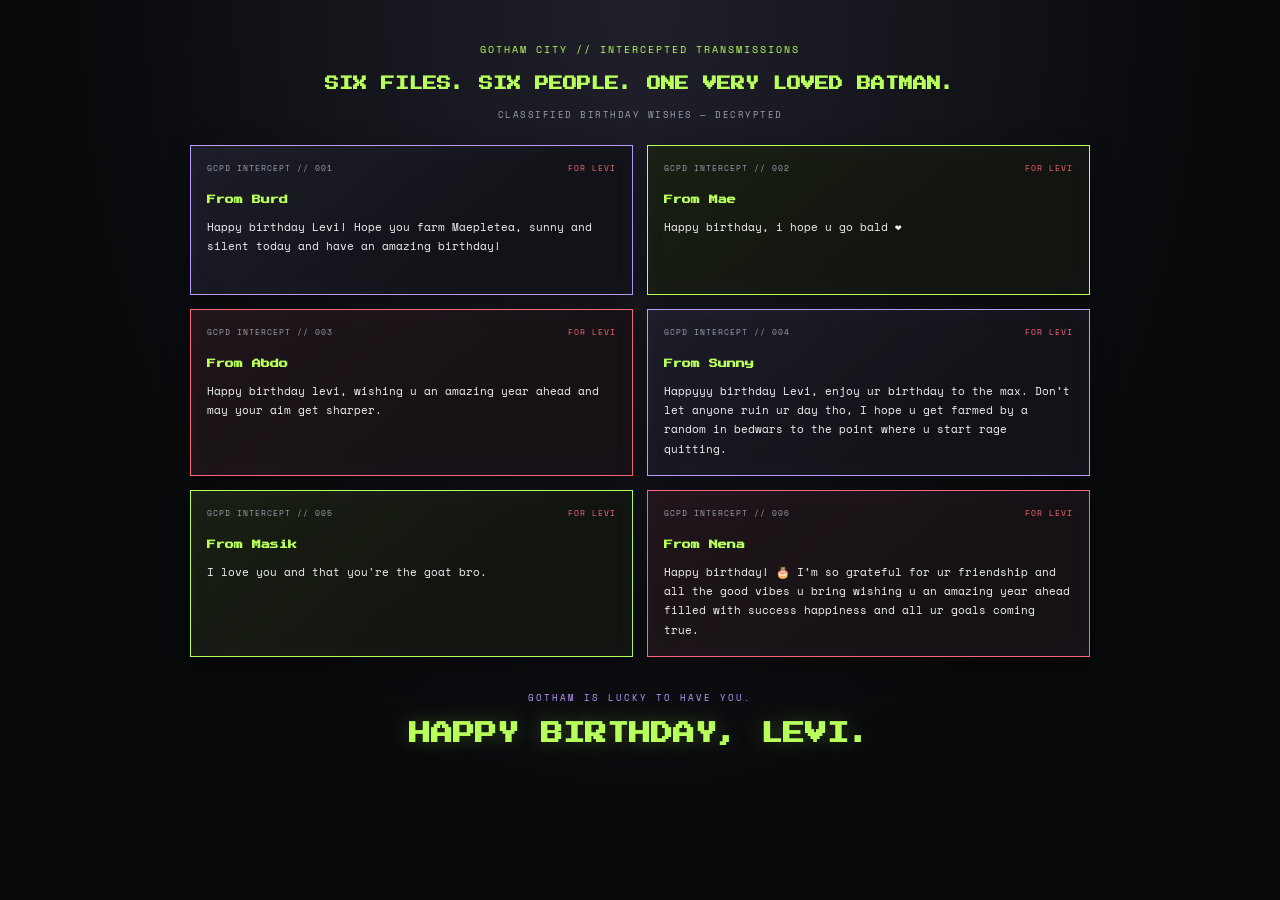
<file: index.html>
<!doctype html>
<html lang="en">
  <head>
    <meta charset="UTF-8" />
    <meta name="viewport" content="width=device-width, initial-scale=1.0" />
    <meta name="theme-color" content="#08090b" />
    <title>Gotham Birthday Files — Levi</title>
    <link rel="stylesheet" href="birthday-ending.css" />
  </head>
  <body class="birthday-ending-page">
    <section
      id="birthdayFiles"
      class="birthday-files"
      aria-labelledby="birthdayFilesTitle"
    >
      <div class="birthday-balloons" aria-hidden="true">
        <span>🎈</span>
        <span>🎈</span>
        <span>🎈</span>
        <span>🎈</span>
        <span>🎈</span>
        <span>🎈</span>
        <span>🎈</span>
        <span>🎈</span>
      </div>
      <div class="birthday-files-header">
        <p class="kicker">GOTHAM CITY // INTERCEPTED TRANSMISSIONS</p>
        <h2 id="birthdayFilesTitle">
          SIX FILES. SIX PEOPLE. ONE VERY LOVED BATMAN.
        </h2>
        <p>CLASSIFIED BIRTHDAY WISHES — DECRYPTED</p>
      </div>
      <div id="birthdayFileGrid" class="birthday-file-grid"></div>
      <div class="birthday-files-final">
        <p>GOTHAM IS LUCKY TO HAVE YOU.</p>
        <h2>HAPPY BIRTHDAY, LEVI.</h2>
      </div>
    </section>

    <script>
      const birthdayMessages = [
        {
          sender: "From Burd",
          message:
            "Happy birthday Levi! Hope you farm Maepletea, sunny and silent today and have an amazing birthday!",
        },
        {
          sender: "From Mae",
          message: "Happy birthday, i hope u go bald ❤️",
        },
        {
          sender: "From Abdo",
          message:
            "Happy birthday levi, wishing u an amazing year ahead and may your aim get sharper.",
        },
        {
          sender: "From Sunny",
          message:
            "Happyyy birthday Levi, enjoy ur birthday to the max. Don’t let anyone ruin ur day tho, I hope u get farmed by a random in bedwars to the point where u start rage quitting.",
        },
        {
          sender: "From Masik",
          message: "I love you and that you're the goat bro.",
        },
        {
          sender: "From Nena",
          message: "Happy birthday! 🎂 I’m so grateful for ur friendship and all the good vibes u bring wishing u an amazing year ahead filled with success happiness and all ur goals coming true.",
        },
      ];

      const grid = document.getElementById("birthdayFileGrid");
      birthdayMessages.forEach((file, index) => {
        const article = document.createElement("article");
        article.className = "birthday-file";
        article.style.setProperty("--file-index", index);

        const header = document.createElement("div");
        header.className = "birthday-file-heading";
        const fileId = document.createElement("span");
        fileId.textContent = `GCPD INTERCEPT // 00${index + 1}`;
        const status = document.createElement("span");
        status.textContent = "FOR LEVI";
        header.append(fileId, status);

        const sender = document.createElement("h3");
        sender.textContent = file.sender;
        const message = document.createElement("p");
        message.textContent = file.message;
        article.append(header, sender, message);
        grid.appendChild(article);
      });
    </script>
  </body>
</html>
</file>
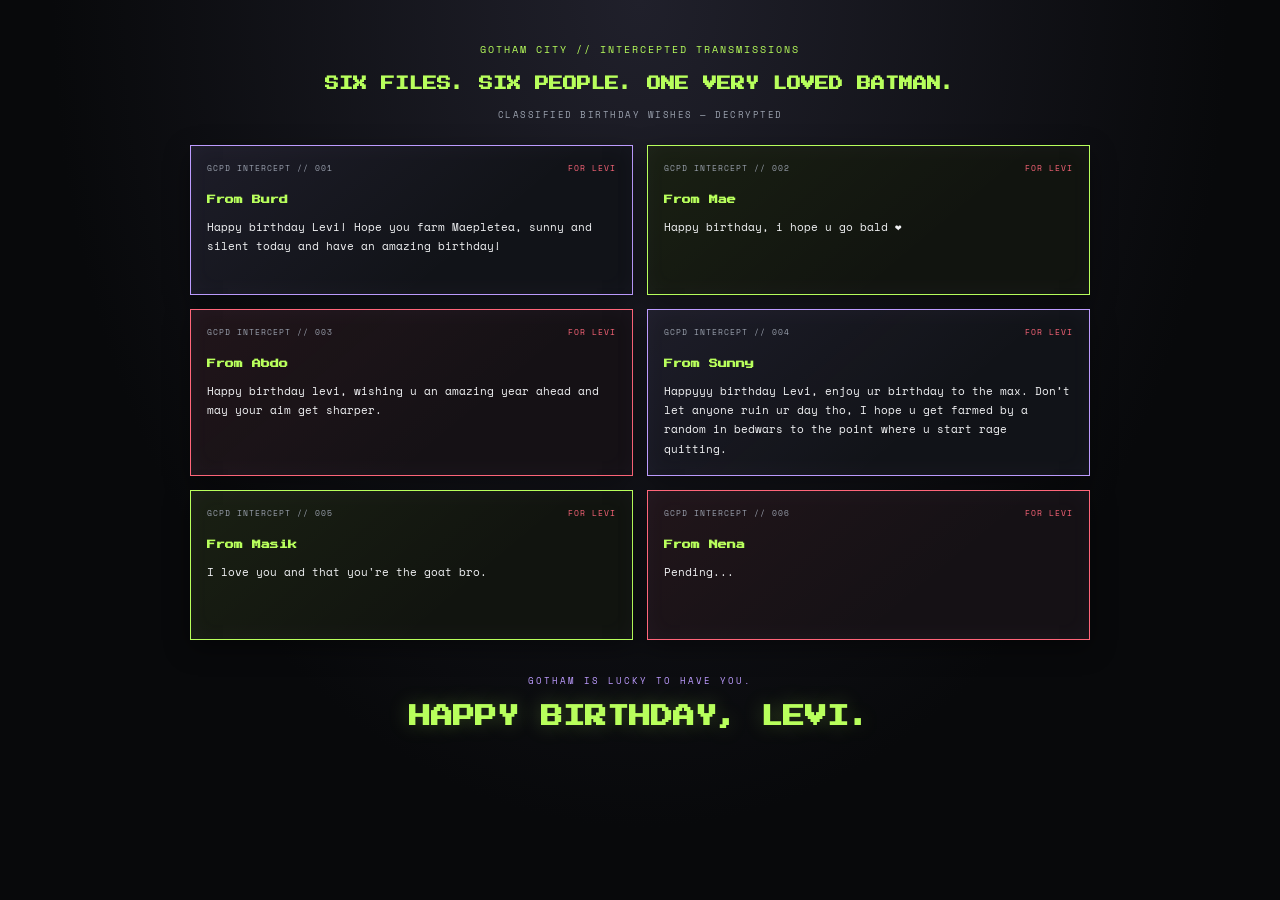
<file: birthday-ending.html>
<!doctype html>
<html lang="en">
  <head>
    <meta charset="UTF-8" />
    <meta name="viewport" content="width=device-width, initial-scale=1.0" />
    <meta name="theme-color" content="#08090b" />
    <title>Gotham Birthday Files — Levi</title>
    <link rel="stylesheet" href="birthday-ending.css" />
  </head>
  <body class="birthday-ending-page">
    <section
      id="birthdayFiles"
      class="birthday-files"
      aria-labelledby="birthdayFilesTitle"
    >
      <div class="birthday-balloons" aria-hidden="true">
        <span>🎈</span>
        <span>🎈</span>
        <span>🎈</span>
        <span>🎈</span>
        <span>🎈</span>
        <span>🎈</span>
        <span>🎈</span>
        <span>🎈</span>
      </div>
      <div class="birthday-files-header">
        <p class="kicker">GOTHAM CITY // INTERCEPTED TRANSMISSIONS</p>
        <h2 id="birthdayFilesTitle">
          SIX FILES. SIX PEOPLE. ONE VERY LOVED BATMAN.
        </h2>
        <p>CLASSIFIED BIRTHDAY WISHES — DECRYPTED</p>
      </div>
      <div id="birthdayFileGrid" class="birthday-file-grid"></div>
      <div class="birthday-files-final">
        <p>GOTHAM IS LUCKY TO HAVE YOU.</p>
        <h2>HAPPY BIRTHDAY, LEVI.</h2>
      </div>
    </section>

    <script>
      const birthdayMessages = [
        {
          sender: "From Burd",
          message:
            "Happy birthday Levi! Hope you farm Maepletea, sunny and silent today and have an amazing birthday!",
        },
        {
          sender: "From Mae",
          message: "Happy birthday, i hope u go bald ❤️",
        },
        {
          sender: "From Abdo",
          message:
            "Happy birthday levi, wishing u an amazing year ahead and may your aim get sharper.",
        },
        {
          sender: "From Sunny",
          message:
            "Happyyy birthday Levi, enjoy ur birthday to the max. Don’t let anyone ruin ur day tho, I hope u get farmed by a random in bedwars to the point where u start rage quitting.",
        },
        {
          sender: "From Masik",
          message: "I love you and that you're the goat bro.",
        },
        {
          sender: "From Nena",
          message: "Pending...",
        },
      ];

      const grid = document.getElementById("birthdayFileGrid");
      birthdayMessages.forEach((file, index) => {
        const article = document.createElement("article");
        article.className = "birthday-file";
        article.style.setProperty("--file-index", index);

        const header = document.createElement("div");
        header.className = "birthday-file-heading";
        const fileId = document.createElement("span");
        fileId.textContent = `GCPD INTERCEPT // 00${index + 1}`;
        const status = document.createElement("span");
        status.textContent = "FOR LEVI";
        header.append(fileId, status);

        const sender = document.createElement("h3");
        sender.textContent = file.sender;
        const message = document.createElement("p");
        message.textContent = file.message;
        article.append(header, sender, message);
        grid.appendChild(article);
      });
    </script>
  </body>
</html>
</file>
<file: birthday-ending.css>
@import url("https://fonts.googleapis.com/css2?family=Press+Start+2P&family=Space+Mono:wght@400;700&display=swap");

:root {
  color-scheme: dark;
  --bg: #08090b;
  --line: #303541;
  --text: #f1f2f4;
  --muted: #9ba2af;
  --green: #b8ff5c;
  --purple: #bd9cff;
  --red: #ff667a;
}

* {
  box-sizing: border-box;
}

html,
body {
  min-height: 100%;
  margin: 0;
}

body.birthday-ending-page {
  min-height: 100dvh;
  overflow-x: hidden;
  background: #08090b;
  color: var(--text);
  font-family: "Space Mono", monospace;
}

.birthday-files {
  position: relative;
  min-height: 100dvh;
  overflow-x: hidden;
  padding: clamp(18px, 4vw, 42px);
  background: radial-gradient(ellipse at 50% 0, #20202b 0%, #08090b 65%);
}

.birthday-balloons {
  position: fixed;
  z-index: 0;
  inset: 0;
  overflow: hidden;
  pointer-events: none;
}

.birthday-balloons span {
  position: absolute;
  bottom: -15vh;
  font-size: clamp(24px, 4vw, 42px);
  opacity: 0.75;
  animation: balloonRise 16s linear infinite;
}

.birthday-balloons span:nth-child(1) {
  left: 5%;
  animation-delay: -1s;
}

.birthday-balloons span:nth-child(2) {
  left: 17%;
  animation-delay: -5s;
}

.birthday-balloons span:nth-child(3) {
  left: 29%;
  animation-delay: -9s;
}

.birthday-balloons span:nth-child(4) {
  left: 41%;
  animation-delay: -13s;
}

.birthday-balloons span:nth-child(5) {
  left: 53%;
  animation-delay: -3s;
}

.birthday-balloons span:nth-child(6) {
  left: 65%;
  animation-delay: -7s;
}

.birthday-balloons span:nth-child(7) {
  left: 77%;
  animation-delay: -11s;
}

.birthday-balloons span:nth-child(8) {
  left: 89%;
  animation-delay: -15s;
}

.birthday-files-header,
.birthday-file-grid,
.birthday-files-final {
  position: relative;
  z-index: 1;
}

.birthday-files-header {
  max-width: 900px;
  margin: 0 auto 24px;
  text-align: center;
}

.kicker {
  margin: 0 0 14px;
  color: var(--green);
  font-size: 10px;
  letter-spacing: 2px;
}

h2 {
  font-family: "Press Start 2P", monospace;
  text-transform: uppercase;
}

.birthday-files-header h2 {
  margin: 0 0 10px;
  color: var(--green);
  font-size: clamp(11px, 1.5vw, 14px);
  line-height: 1.9;
}

.birthday-files-header > p:last-child {
  margin: 0;
  color: var(--muted);
  font-size: 9px;
  letter-spacing: 1.5px;
}

.birthday-file-grid {
  display: grid;
  grid-template-columns: repeat(2, minmax(0, 1fr));
  gap: 14px;
  width: min(900px, 100%);
  margin: 0 auto;
}

.birthday-file {
  min-height: 150px;
  padding: 16px;
  border: 1px solid var(--purple);
  background: linear-gradient(140deg, #bd9cff12, transparent 65%), #111318;
  box-shadow:
    inset 0 0 22px #bd9cff0a,
    0 8px 24px #0006;
  animation: fileFall 2.4s cubic-bezier(0.18, 0.72, 0.28, 1) both;
  animation-delay: calc(var(--file-index) * 0.42s);
}

.birthday-file:nth-child(3n + 2) {
  border-color: var(--green);
  background: linear-gradient(140deg, #b8ff5c0d, transparent 65%), #11140f;
}

.birthday-file:nth-child(3n) {
  border-color: var(--red);
  background: linear-gradient(140deg, #ff667a0d, transparent 65%), #151115;
}

.birthday-file-heading {
  display: flex;
  justify-content: space-between;
  gap: 8px;
  color: var(--muted);
  font-size: 8px;
  letter-spacing: 1px;
}

.birthday-file-heading span:last-child {
  color: var(--red);
}

.birthday-file h3 {
  margin: 18px 0 10px;
  color: var(--green);
  font-family: "Press Start 2P", monospace;
  font-size: 9px;
  line-height: 1.8;
}

.birthday-file p {
  margin: 0;
  color: var(--text);
  font-size: 11px;
  line-height: 1.75;
}

.birthday-files-final {
  padding: 34px 12px 12px;
  text-align: center;
}

.birthday-files-final p {
  margin: 0 0 10px;
  color: var(--purple);
  font-size: 9px;
  letter-spacing: 2px;
}

.birthday-files-final h2 {
  margin: 0;
  color: var(--green);
  font-size: clamp(14px, 2.5vw, 22px);
  line-height: 1.9;
  text-shadow: 0 0 20px #b8ff5c44;
}

@keyframes fileFall {
  from {
    opacity: 0;
    transform: translateY(-110vh) rotate(-5deg);
  }
  to {
    opacity: 1;
    transform: translateY(0) rotate(0);
  }
}

@keyframes balloonRise {
  0% {
    transform: translate3d(0, 0, 0) rotate(-8deg);
    opacity: 0;
  }
  12% {
    opacity: 0.75;
  }
  88% {
    opacity: 0.7;
  }
  100% {
    transform: translate3d(35px, -125vh, 0) rotate(10deg);
    opacity: 0;
  }
}

@media (max-width: 560px) {
  .birthday-file-grid {
    grid-template-columns: 1fr;
    gap: 10px;
  }

  .birthday-file {
    min-height: 0;
    padding: 13px;
  }

  .birthday-file h3 {
    margin: 13px 0 8px;
    font-size: 8px;
  }

  .birthday-file p {
    font-size: 10px;
  }
}

@media (prefers-reduced-motion: reduce) {
  .birthday-file,
  .birthday-balloons span {
    animation-duration: 0.01ms;
  }
}
</file>
